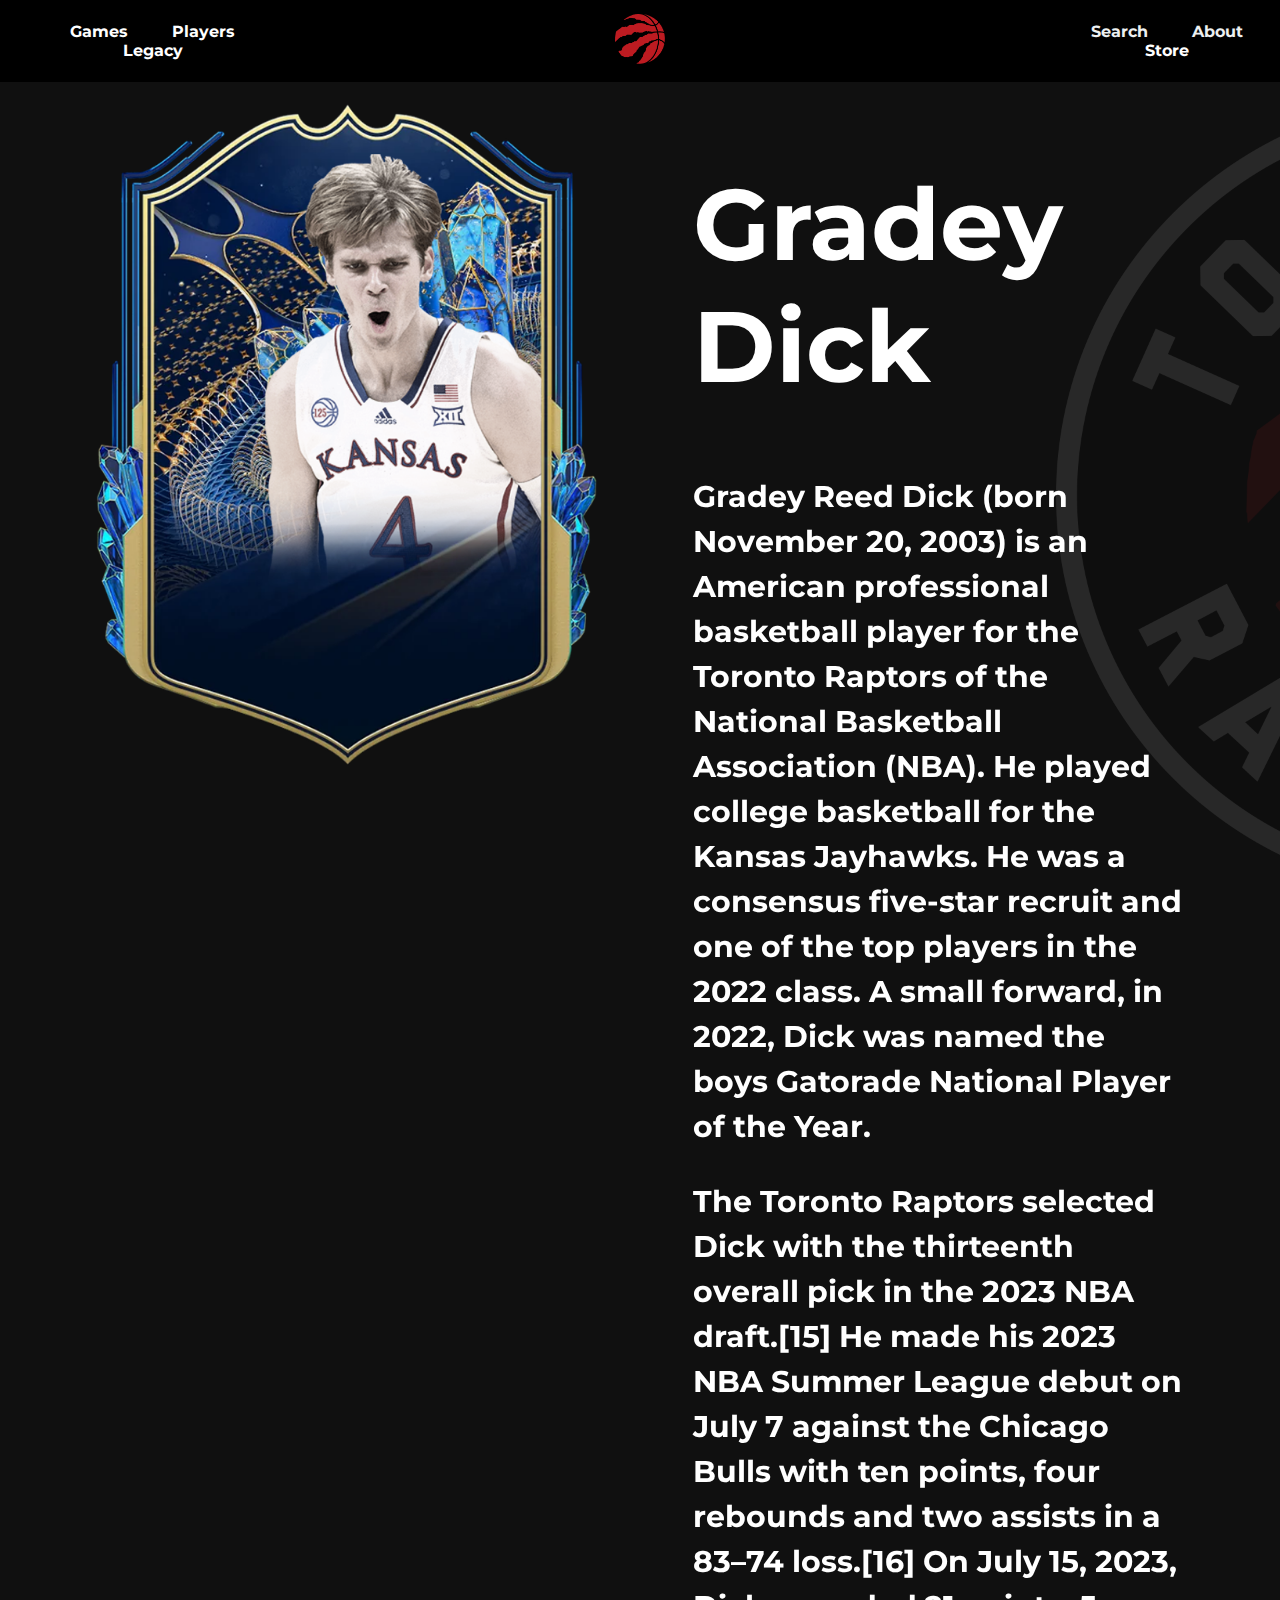
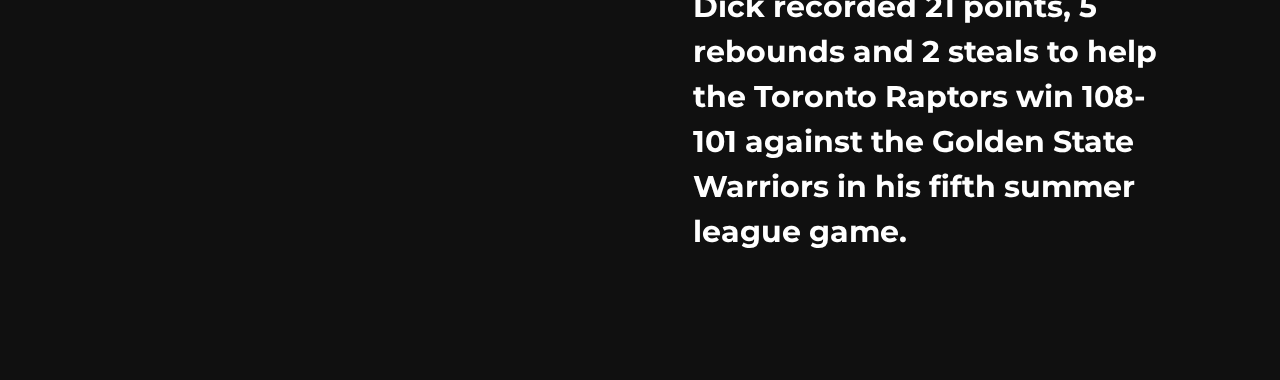
<file: card.html>
<!DOCTYPE html>
<html lang="en">
<head>
    <meta charset="UTF-8">
    <meta name="viewport" content="width=device-width, initial-scale=1.0">
    <title>Player</title>
    <link rel="stylesheet" href="./style.css">
    <script src="./script.js" defer></script>
</head>
<body>
    <header>
        <nav class="navbox">
            <ul class="nav_links">
                <li><a href="games.html">Games</a></li>
                <li><a href="players.html">Players</a></li>
                <li><a href="legacy.html">Legacy</a></li>
            </ul>
        </nav>
        <a href="index.html">
            <img 
            class="home"
            src="./assets/raptorsLogo.png" 
            alt="Home"
            height=50px;
            >
        </a>
        <nav class="navbox">
            <ul class="nav_links">
                <li><div class="search">Search</div></li>
                <li><div class="search">About</div></li>
                <li><a href="https://www.nbastore.ca/en/toronto-raptors/t-3386">Store</a></li>
            </ul>
        </nav>
    </header>
    <section id="player">
        <img 
        src="./assets/raptorsLogoLarge.png" 
        alt="logo background"
        class="background-logo">
        <img 
        src="./assets/cards/dick.png"
        class="large-card"> 
        <div class="player-info">
            <h1>Gradey Dick</h1>
            <p class="info">
                    Gradey Reed Dick (born November 20, 2003) 
                is an American professional basketball 
                player for the Toronto Raptors of the 
                National Basketball Association (NBA). 
                He played college basketball for the Kansas 
                Jayhawks. He was a consensus five-star 
                recruit and one of the top players in the 
                2022 class. A small forward, in 2022, Dick 
                was named the boys Gatorade National Player 
                of the Year.
            </p>
            <p class="info">
                    The Toronto Raptors selected Dick with 
                the thirteenth overall pick in the 2023 
                NBA draft.[15] He made his 2023 NBA Summer 
                League debut on July 7 against the Chicago 
                Bulls with ten points, four rebounds and 
                two assists in a 83–74 loss.[16] On July 
                15, 2023, Dick recorded 21 points, 5 rebounds 
                and 2 steals to help the Toronto Raptors win 
                108-101 against the Golden State Warriors in 
                his fifth summer league game.
            </p>
        </div>
    </section>  
</body>
</html>
</file>
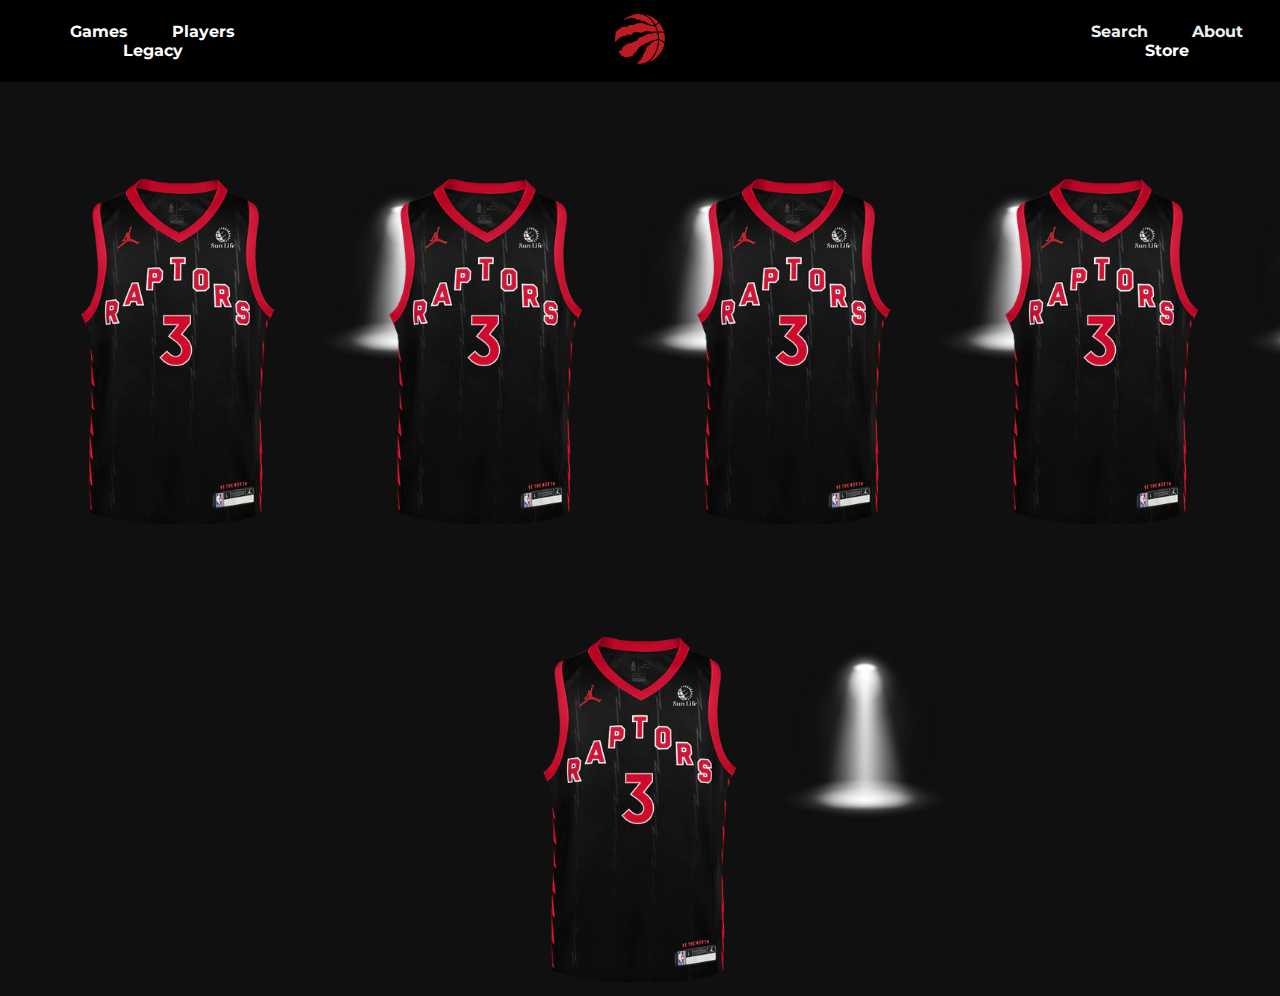
<file: legacy.html>
<!DOCTYPE html>
<html lang="en">
<head>
    <meta charset="UTF-8">
    <meta name="viewport" content="width=device-width, initial-scale=1.0">
    <title>Legacy</title>
    <link rel="stylesheet" href="./style.css">
    <script src="./script.js" defer></script>
</head>
<body>
    <header>
        <nav class="navbox">
            <ul class="nav_links">
                <li><a href="games.html">Games</a></li>
                <li><a href="players.html">Players</a></li>
                <li><a href="legacy.html">Legacy</a></li>
            </ul>
        </nav>
        <a href="index.html">
            <img 
            class="home"
            src="./assets/raptorsLogo.png" 
            alt="Home"
            height=50px;
            >
        </a>
        <nav class="navbox">
            <ul class="nav_links">
                <li><div class="search">Search</div></li>
                <li><div class="search">About</div></li>
                <li><a href="https://www.nbastore.ca/en/toronto-raptors/t-3386">Store</a></li>
            </ul>
        </nav>
    </header>
    <div class="card-container">
        <div class="jersey-container">
            <img src="assets/jersey.png" class="jersey">
            <img src="assets/light.png" class="light">
        </div>
        <div class="jersey-container">
            <img src="assets/jersey.png" class="jersey">
            <img src="assets/light.png" class="light">
        </div>
        <div class="jersey-container">
            <img src="assets/jersey.png" class="jersey">
            <img src="assets/light.png" class="light">
        </div>
        <div class="jersey-container">
            <img src="assets/jersey.png" class="jersey">
            <img src="assets/light.png" class="light">
        </div>
        <div class="jersey-container">
            <img src="assets/jersey.png" class="jersey">
            <img src="assets/light.png" class="light">
        </div>
    </div>
</body>
</html>
</file>
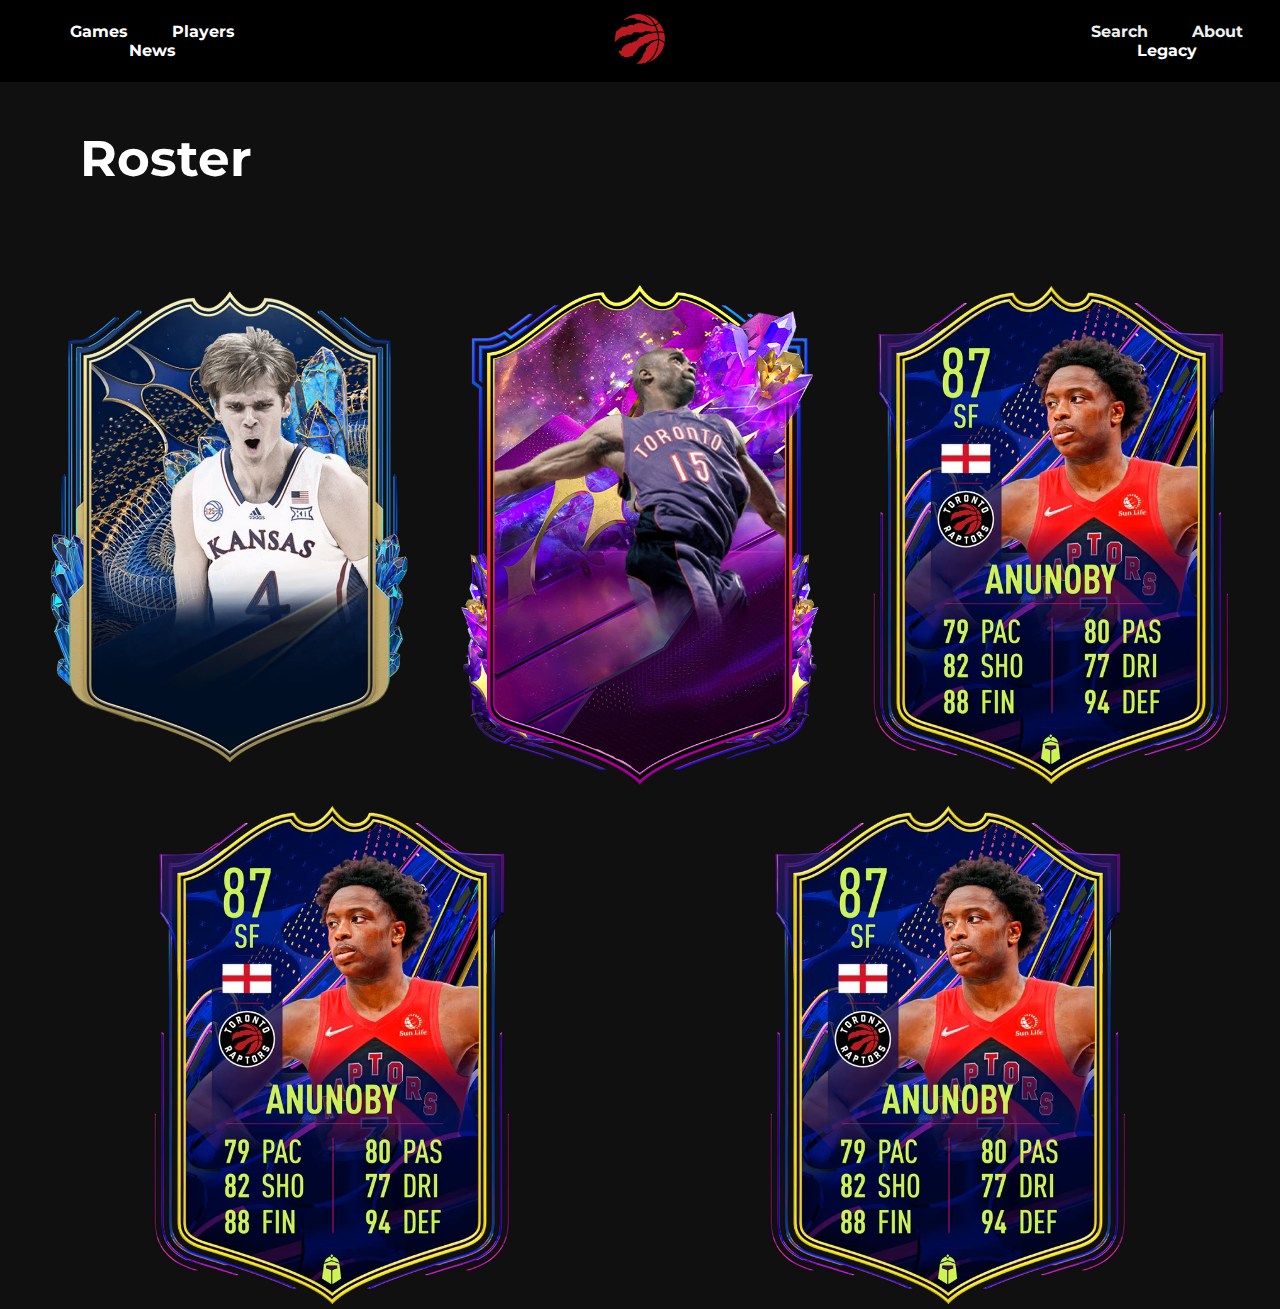
<file: players.html>
<!DOCTYPE html>
<html lang="en">
    <head>
        <meta charset="UTF-8">
        <meta name="viewport" content="width=device-width, initial-scale=1.0">
        <title>Players</title>
        <link rel="icon" type="image/x-icon" href="./assets/raptorsLogo.png">
        <link rel="stylesheet" href="./style.css">
        <script src="./script.js" defer></script>
    </head>
<body>
    <header>
        <nav class="navbox">
            <ul class="nav_links">
                <li><a href="games.html">Games</a></li>
                <li><a href="players.html">Players</a></li>
                <li><a href="Webpage_FilePath">News</a></li>
            </ul>
        </nav>
        <a href="index.html">
            <img 
            class="home"
            src="./assets/raptorsLogo.png" 
            alt="Home"
            height=50px;
            >
        </a>
        <nav class="navbox">
            <ul class="nav_links">
                <li><div class="search">Search</div></li>
                <li><div class="search">About</div></li>
                <li><a href="legacy.html">Legacy</a></li>
            </ul>
        </nav>
    </header>
    <h1 class="page-title">Roster</h1>
    <div class="card-container">
        <a href="card.html">
            <img 
            src="./assets/cards/dick.png"
            class="card bounce"> 
        </a>
        <a href="#carter">
            <img 
            src="./assets/cards/carter.png"
            class="card bounce"> 
        </a>
        <a href="#anunoby">
            <img 
            src="./assets/cards/anunoby.png"
            class="card bounce"> 
        </a>
        <a href="#anunoby">
            <img 
            src="./assets/cards/anunoby.png"
            class="card bounce"> 
        </a>
        <a href="#anunoby">
            <img 
            src="./assets/cards/anunoby.png"
            class="card bounce"> 
        </a>
    </div>
</body>
</html>
</file>
<file: style.css>
@import url('https://fonts.googleapis.com/css2?family=Fira+Mono:wght@400;500;700&family=Montserrat:wght@100&display=swap');

body, html {
    height: 100%;
    margin: 0;
    padding: 0;
  }

body{
    background-color: #101010;
}

*{
    box-sizing: border-box;
}

li, a, button {
    font-family: "Montserrat", sans-serif;
    font-weight: 700;
    font-size: 16px;
    color: #edf0f1;
    text-decoration: none;
}

header{
    display:flex;
    justify-content: space-between;
    align-items: center;
    text-align: center;
    padding: 6px;
    transition: ease-in-out 0.3s;
    position: fixed;
    top: 0;
    left: 0;
    width: 100%;
    z-index: 1;
}

header:hover{
    background-color: black;
}

header a{
    color: white;
    transition: .3s ease-in-out;
}

.nav_links{
    list-style: none;
    cursor: default;
}

.nav_links li{
    display: inline-block;
    padding: 0px 20px;
}

.nav_links li a{
    transition: all 0.3s ease 0s;
}

.nav_links li a:hover{
    color: red;
}

.navbox{
    width: 20%;
    cursor: cursor;
}

.page-title{
    font-family: "Montserrat", sans-serif;
    color: white;
    margin-top: 8rem;
    margin-left: 5rem;
    font-size: 50px;
}

.table, th, td {
    border: 1px solid;
  }

.table {
    width: 100%;
}

/* index */

#home-page{
    background: linear-gradient(rgba(255, 255, 255, 0), rgba(255, 255, 255, 0)), url(https://cloudfront-us-east-1.images.arcpublishing.com/tgam/H4XPBBRKHFMTTLXEBVBLK65HOM.jpg);
    background-size: 100% !important;
    background-repeat: no-repeat;
    background-attachment: fixed !important;
    padding-top: 50%;
}

.blank{
    height: 100%;
}

.main{
    font-size: 20px;
    line-height: 40px;
    color: white;
    background-color: transparent;
    padding: 3rem;
}

/* cards */

.card-container{
   display: flex;
   flex-wrap: wrap;
   flex-direction: row;
   justify-content: space-around;
   margin-top: 6rem;
   margin-bottom: 2rem;
   margin-left: 2rem;
   margin-right: 2rem;
   gap: 1rem;
}

.card{
    position: relative;
    height: 500px;
    width: 358px;
    animation-duration: 0.2s;
    animation-fill-mode: forwards;
}

/* legacy */

.jersey-container{
    position: relative;
    margin-top: 5rem;
}

.jersey{
    position: relative;
    width: 250px;
}

.light{
    position: absolute;
    transform: -100 -100;
}

/* player page */

#player{
    display: flex;
    color: white;
    flex-direction: row;
    font-family: "Montserrat", sans-serif;
    font-weight: 700;
    font-size: 50px;
    padding: 6rem;
}

.large-card{
    position: flex;
    height: 700px;
}

.player-info{
    margin-left: 6rem;
}

.background-logo{
    position: fixed;    
    opacity: 10%;
    height: 50rem;
    z-index: -1;
    transform: translate(60rem);
}

.info{
    font-size: 30px;
    text-indent: 0rem;
    line-height: 150%;
}

/* games */

/* animation */

.bounce:hover {
    animation-name: bounce;
    animation-timing-function: ease-in-out;
}

@keyframes bounce {
    0% {
        transform: translateY(0);
    }
    
    100% {
        transform: translateY(-10px) scale(1.05);
    }
}

.bounce {
    animation-name: reverse;
    animation-duration: 0.2s;
}

@keyframes reverse {
    from {
        transform: translateY(-10px) scale(1.05);
    }
    to {
        transform: translateY(0) scale(1);
    }
}
</file>
